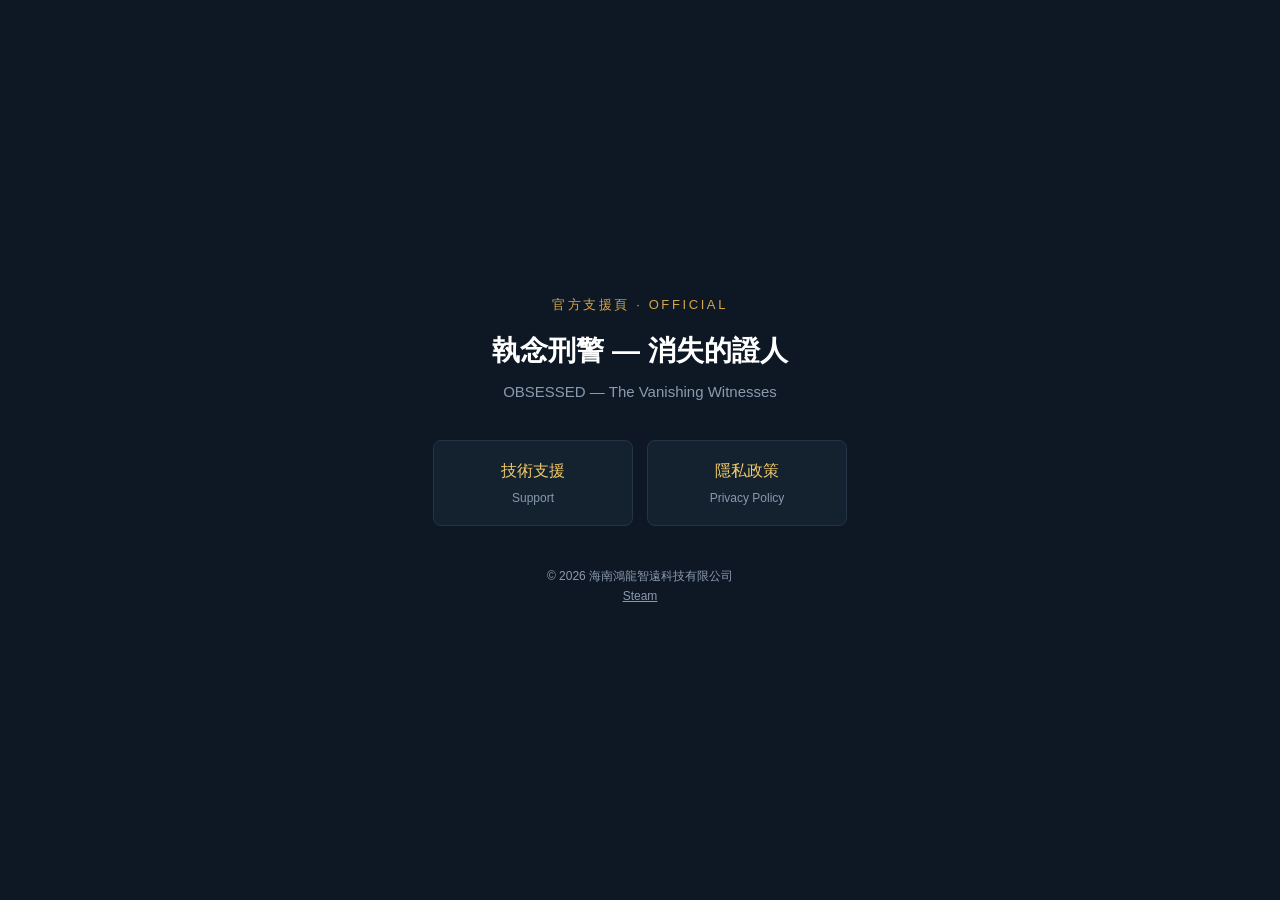
<file: index.html>
<!DOCTYPE html>
<html lang="zh-Hant">
<head>
<meta charset="UTF-8">
<meta name="viewport" content="width=device-width, initial-scale=1.0">
<title>執念刑警 — 消失的證人 / OBSESSED — The Vanishing Witnesses</title>
<style>
  :root{--navy:#0e1824;--line:#243548;--gold:#d4a64a;--gold-bright:#f0c968;--text:#e7ebf0;--dim:#8a9aae}
  *{box-sizing:border-box}
  body{margin:0;min-height:100vh;background:var(--navy);color:var(--text);
    font-family:-apple-system,BlinkMacSystemFont,"PingFang SC","PingFang TC","Microsoft YaHei","Segoe UI",sans-serif;
    display:flex;align-items:center;justify-content:center;line-height:1.7;-webkit-font-smoothing:antialiased}
  .card{max-width:560px;width:100%;padding:48px 28px;text-align:center}
  .kicker{color:var(--gold);letter-spacing:.2em;font-size:13px;text-transform:uppercase}
  h1{font-size:28px;margin:.4em 0 .15em;color:#fff}
  .en{color:var(--dim);font-size:15px;margin-bottom:36px}
  .links{display:flex;gap:14px;justify-content:center;flex-wrap:wrap}
  a.btn{display:block;padding:16px 28px;border:1px solid var(--line);border-radius:8px;
    color:var(--gold-bright);text-decoration:none;min-width:200px;background:#14212f}
  a.btn:hover{border-color:var(--gold)}
  a.btn small{display:block;color:var(--dim);font-size:12px;margin-top:4px}
  footer{margin-top:40px;color:var(--dim);font-size:12px}
  footer a{color:var(--dim)}
</style>
</head>
<body>
  <div class="card">
    <div class="kicker">官方支援頁 · Official</div>
    <h1>執念刑警 — 消失的證人</h1>
    <div class="en">OBSESSED — The Vanishing Witnesses</div>
    <div class="links">
      <a class="btn" href="support.html">技術支援<small>Support</small></a>
      <a class="btn" href="privacy.html">隱私政策<small>Privacy Policy</small></a>
    </div>
    <footer>
      © 2026 海南鴻龍智遠科技有限公司<br>
      <a href="https://store.steampowered.com/app/4573080" target="_blank" rel="noopener">Steam</a>
    </footer>
  </div>
</body>
</html>
</file>
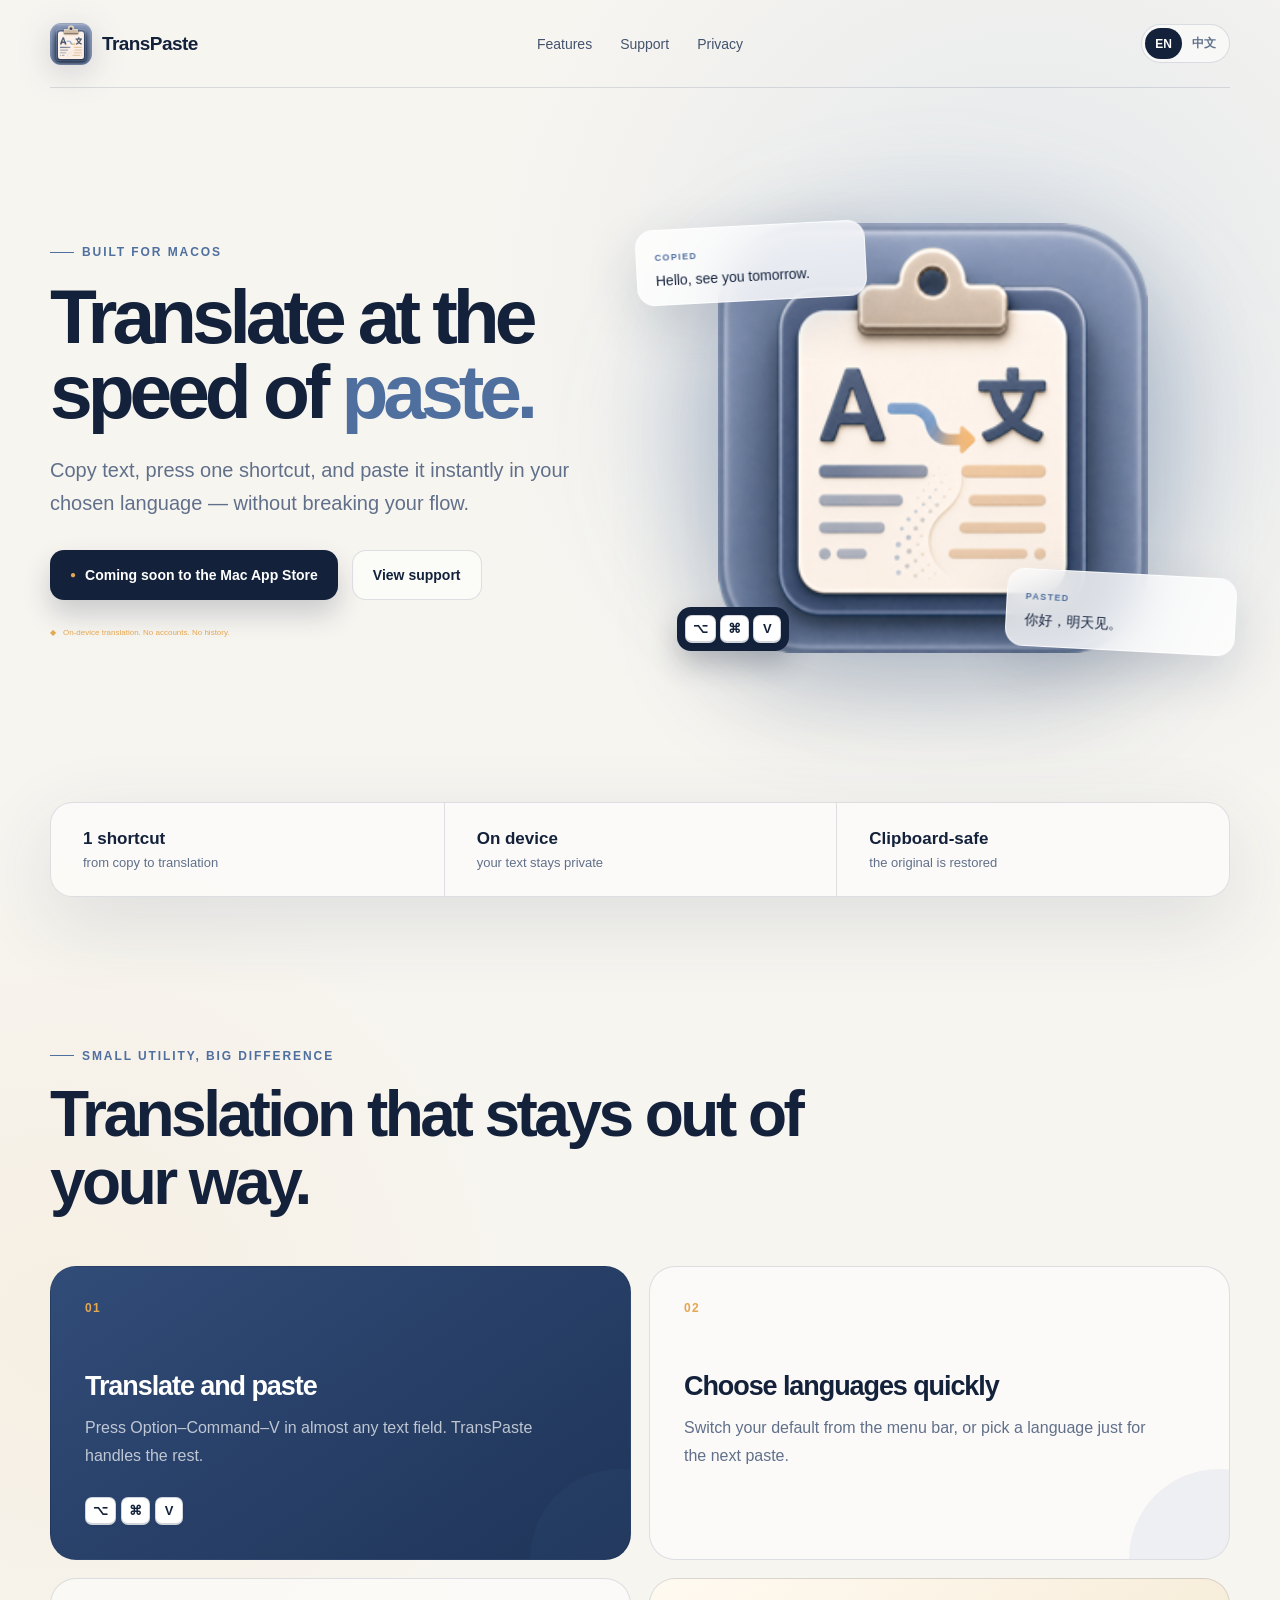
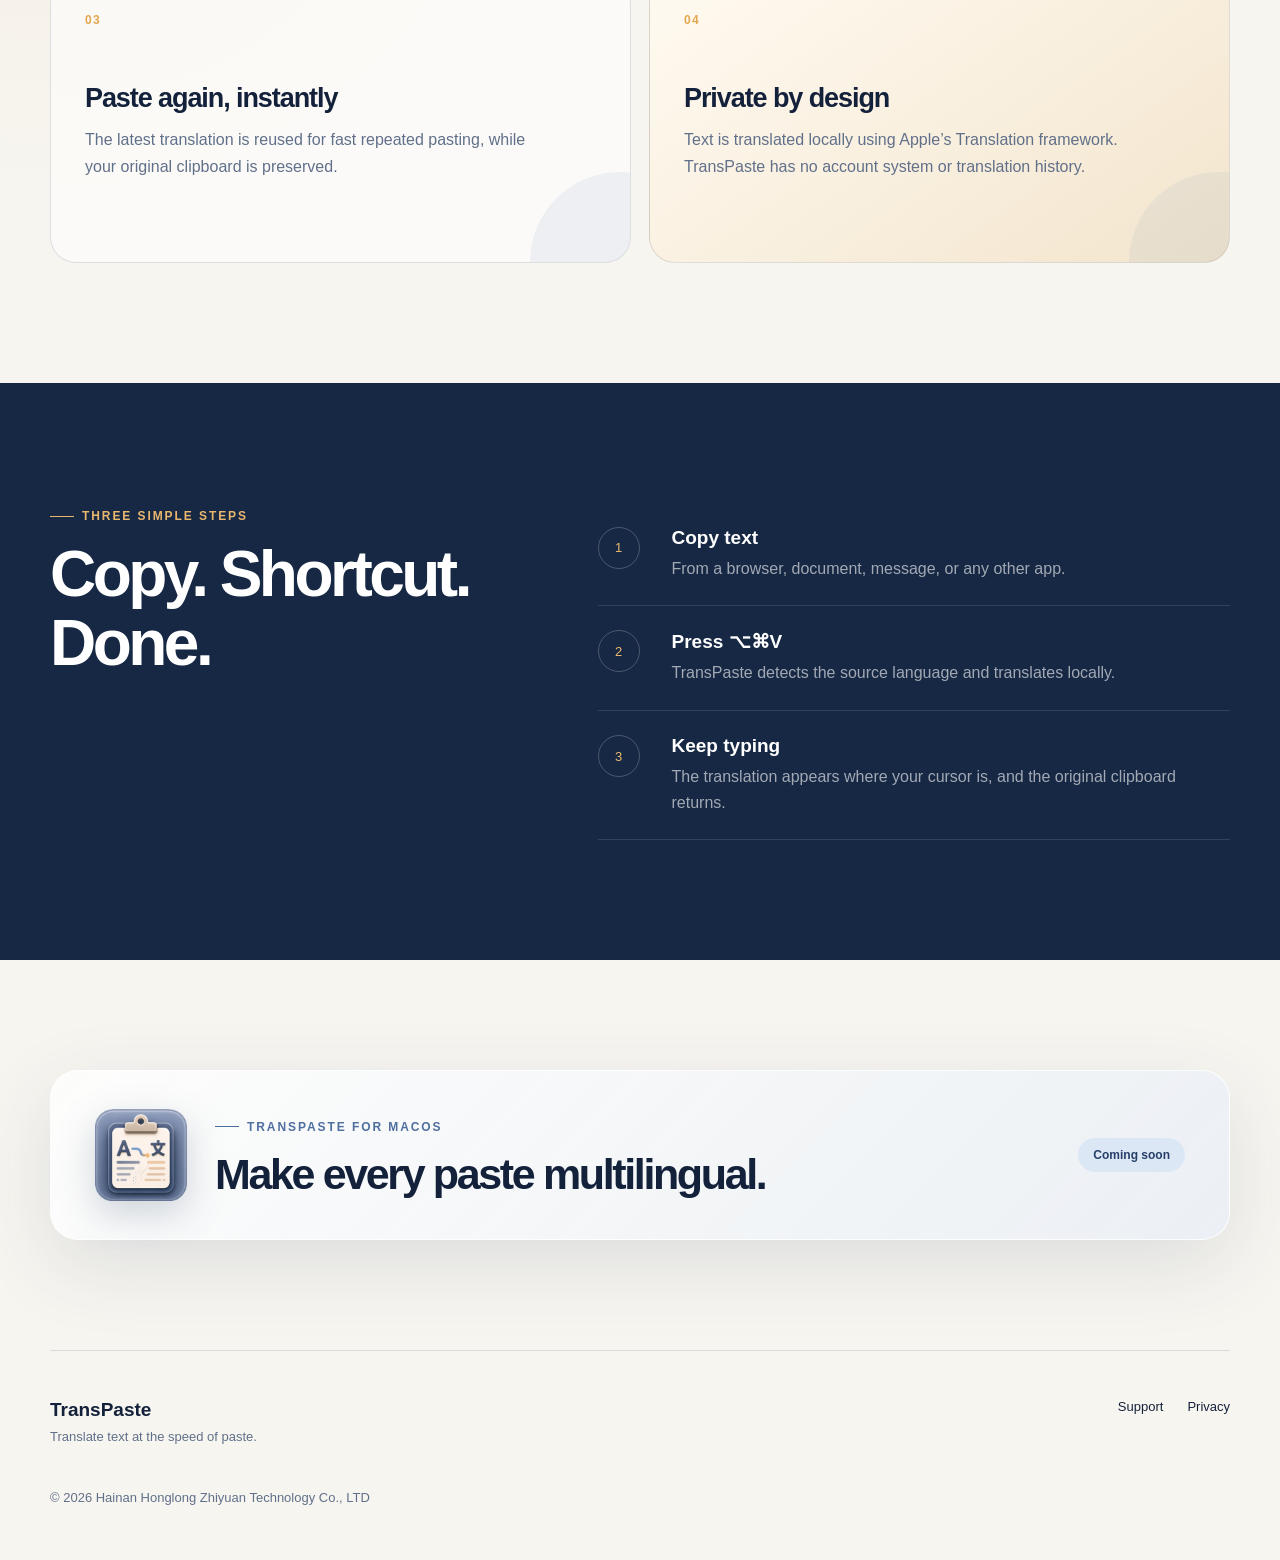
<file: transpaste/index.html>
<!doctype html>
<html lang="en" data-language="en">
<head>
  <meta charset="utf-8">
  <meta name="viewport" content="width=device-width, initial-scale=1">
  <title>TransPaste — Translate Text as You Paste</title>
  <meta name="description" content="A lightweight macOS menu bar utility that translates copied text and pastes it in your chosen language.">
  <meta name="theme-color" content="#f7f5f0">
  <link rel="canonical" href="https://ansonjiang76.github.io/zhinian-support/transpaste/">
  <link rel="icon" href="./icon.svg" type="image/svg+xml">
  <link rel="stylesheet" href="./styles.css">
</head>
<body>
  <main>
    <div class="page-shell">
      <header class="site-header">
        <a class="brand" href="./" aria-label="TransPaste home"><img src="./icon.svg" alt=""><span>TransPaste</span></a>
        <nav aria-label="Primary navigation">
          <a href="#features"><span data-copy="en">Features</span><span data-copy="zh" hidden>功能</span></a>
          <a href="./support/"><span data-copy="en">Support</span><span data-copy="zh" hidden>支持</span></a>
          <a href="./support/#privacy"><span data-copy="en">Privacy</span><span data-copy="zh" hidden>隐私</span></a>
        </nav>
        <div class="language-switch" aria-label="Language selection">
          <button type="button" data-language-button="en" aria-pressed="true">EN</button>
          <button type="button" data-language-button="zh" aria-pressed="false">中文</button>
        </div>
      </header>

      <section class="hero">
        <div class="hero-copy">
          <span class="eyebrow" data-copy="en">Built for macOS</span><span class="eyebrow" data-copy="zh" hidden>专为 macOS 打造</span>
          <h1 data-copy="en">Translate at the speed of <em>paste.</em></h1>
          <h1 data-copy="zh" hidden>让翻译像<em>粘贴</em>一样自然。</h1>
          <p class="hero-lede" data-copy="en">Copy text, press one shortcut, and paste it instantly in your chosen language — without breaking your flow.</p>
          <p class="hero-lede" data-copy="zh" hidden>复制文字，按下一个快捷键，即可将目标语言译文直接粘贴到当前输入框，不打断工作节奏。</p>
          <div class="hero-actions">
            <span class="primary-cta"><span class="apple-mark">●</span><span data-copy="en">Coming soon to the Mac App Store</span><span data-copy="zh" hidden>即将登陆 Mac App Store</span></span>
            <a class="secondary-cta" href="./support/"><span data-copy="en">View support</span><span data-copy="zh" hidden>查看使用帮助</span></a>
          </div>
          <p class="privacy-note"><span aria-hidden="true">◆</span><span data-copy="en">On-device translation. No accounts. No history.</span><span data-copy="zh" hidden>本地翻译，无需账号，不保存历史。</span></p>
        </div>

        <div class="hero-visual" aria-label="TransPaste workflow">
          <div class="icon-aura"></div>
          <img class="hero-icon" src="./icon.svg" alt="TransPaste app icon" width="430" height="430">
          <div class="workflow-card source-card"><span data-copy="en">COPIED</span><span data-copy="zh" hidden>已复制</span><p>Hello, see you tomorrow.</p></div>
          <div class="shortcut-chip"><kbd>⌥</kbd><kbd>⌘</kbd><kbd>V</kbd></div>
          <div class="workflow-card result-card"><span data-copy="en">PASTED</span><span data-copy="zh" hidden>已粘贴</span><p>你好，明天见。</p></div>
        </div>
      </section>

      <section class="trust-strip" aria-label="Product benefits">
        <div><strong data-copy="en">1 shortcut</strong><strong data-copy="zh" hidden>一个快捷键</strong><span data-copy="en">from copy to translation</span><span data-copy="zh" hidden>从复制到译文</span></div>
        <div><strong data-copy="en">On device</strong><strong data-copy="zh" hidden>本地处理</strong><span data-copy="en">your text stays private</span><span data-copy="zh" hidden>文字内容更私密</span></div>
        <div><strong data-copy="en">Clipboard-safe</strong><strong data-copy="zh" hidden>保护剪贴板</strong><span data-copy="en">the original is restored</span><span data-copy="zh" hidden>粘贴后恢复原文</span></div>
      </section>

      <section id="features" class="section-block">
        <div class="section-heading">
          <span class="eyebrow" data-copy="en">Small utility, big difference</span><span class="eyebrow" data-copy="zh" hidden>小工具，大不同</span>
          <h2 data-copy="en">Translation that stays out of your way.</h2><h2 data-copy="zh" hidden>翻译融入工作流，而不是打断工作流。</h2>
        </div>
        <div class="feature-grid">
          <article class="feature-card feature-primary"><div class="feature-number">01</div><h3 data-copy="en">Translate and paste</h3><h3 data-copy="zh" hidden>翻译并直接粘贴</h3><p data-copy="en">Press Option–Command–V in almost any text field. TransPaste handles the rest.</p><p data-copy="zh" hidden>在常用输入框中按下 Option–Command–V，其余步骤交给 TransPaste。</p><div class="key-row"><kbd>⌥</kbd><kbd>⌘</kbd><kbd>V</kbd></div></article>
          <article class="feature-card"><div class="feature-number">02</div><h3 data-copy="en">Choose languages quickly</h3><h3 data-copy="zh" hidden>快速选择目标语言</h3><p data-copy="en">Switch your default from the menu bar, or pick a language just for the next paste.</p><p data-copy="zh" hidden>通过菜单栏切换默认语言，也可以只为下一次粘贴临时选择语言。</p></article>
          <article class="feature-card"><div class="feature-number">03</div><h3 data-copy="en">Paste again, instantly</h3><h3 data-copy="zh" hidden>重复粘贴，更快一步</h3><p data-copy="en">The latest translation is reused for fast repeated pasting, while your original clipboard is preserved.</p><p data-copy="zh" hidden>自动复用最近译文，连续粘贴无需重新翻译，同时保留原始剪贴板。</p></article>
          <article class="feature-card privacy-card"><div class="feature-number">04</div><h3 data-copy="en">Private by design</h3><h3 data-copy="zh" hidden>隐私从设计开始</h3><p data-copy="en">Text is translated locally using Apple’s Translation framework. TransPaste has no account system or translation history.</p><p data-copy="zh" hidden>文字通过 Apple Translation 框架在本地翻译。TransPaste 没有账号系统，也不保存翻译历史。</p></article>
        </div>
      </section>

      <section class="steps-section">
        <div class="section-heading"><span class="eyebrow" data-copy="en">Three simple steps</span><span class="eyebrow" data-copy="zh" hidden>简单三步</span><h2 data-copy="en">Copy. Shortcut. Done.</h2><h2 data-copy="zh" hidden>复制、按键、完成。</h2></div>
        <ol class="steps-list">
          <li><span>1</span><div><strong data-copy="en">Copy text</strong><strong data-copy="zh" hidden>复制文字</strong><p data-copy="en">From a browser, document, message, or any other app.</p><p data-copy="zh" hidden>来自浏览器、文档、消息或其他应用。</p></div></li>
          <li><span>2</span><div><strong data-copy="en">Press ⌥⌘V</strong><strong data-copy="zh" hidden>按下 ⌥⌘V</strong><p data-copy="en">TransPaste detects the source language and translates locally.</p><p data-copy="zh" hidden>TransPaste 识别原文语言并在本地完成翻译。</p></div></li>
          <li><span>3</span><div><strong data-copy="en">Keep typing</strong><strong data-copy="zh" hidden>继续输入</strong><p data-copy="en">The translation appears where your cursor is, and the original clipboard returns.</p><p data-copy="zh" hidden>译文出现在光标位置，随后恢复原始剪贴板。</p></div></li>
        </ol>
      </section>

      <section class="closing-card"><img src="./icon.svg" alt=""><div><span class="eyebrow">TransPaste for macOS</span><h2 data-copy="en">Make every paste multilingual.</h2><h2 data-copy="zh" hidden>让每一次粘贴都跨越语言。</h2></div><span class="status-pill" data-copy="en">Coming soon</span><span class="status-pill" data-copy="zh" hidden>即将发布</span></section>

      <footer class="site-footer"><div><strong>TransPaste</strong><p data-copy="en">Translate text at the speed of paste.</p><p data-copy="zh" hidden>让翻译像粘贴一样自然。</p></div><div class="footer-links"><a href="./support/"><span data-copy="en">Support</span><span data-copy="zh" hidden>技术支持</span></a><a href="./support/#privacy"><span data-copy="en">Privacy</span><span data-copy="zh" hidden>隐私政策</span></a></div><p class="copyright">© 2026 Hainan Honglong Zhiyuan Technology Co., LTD</p></footer>
    </div>
  </main>
  <script src="./site.js"></script>
</body>
</html>
</file>
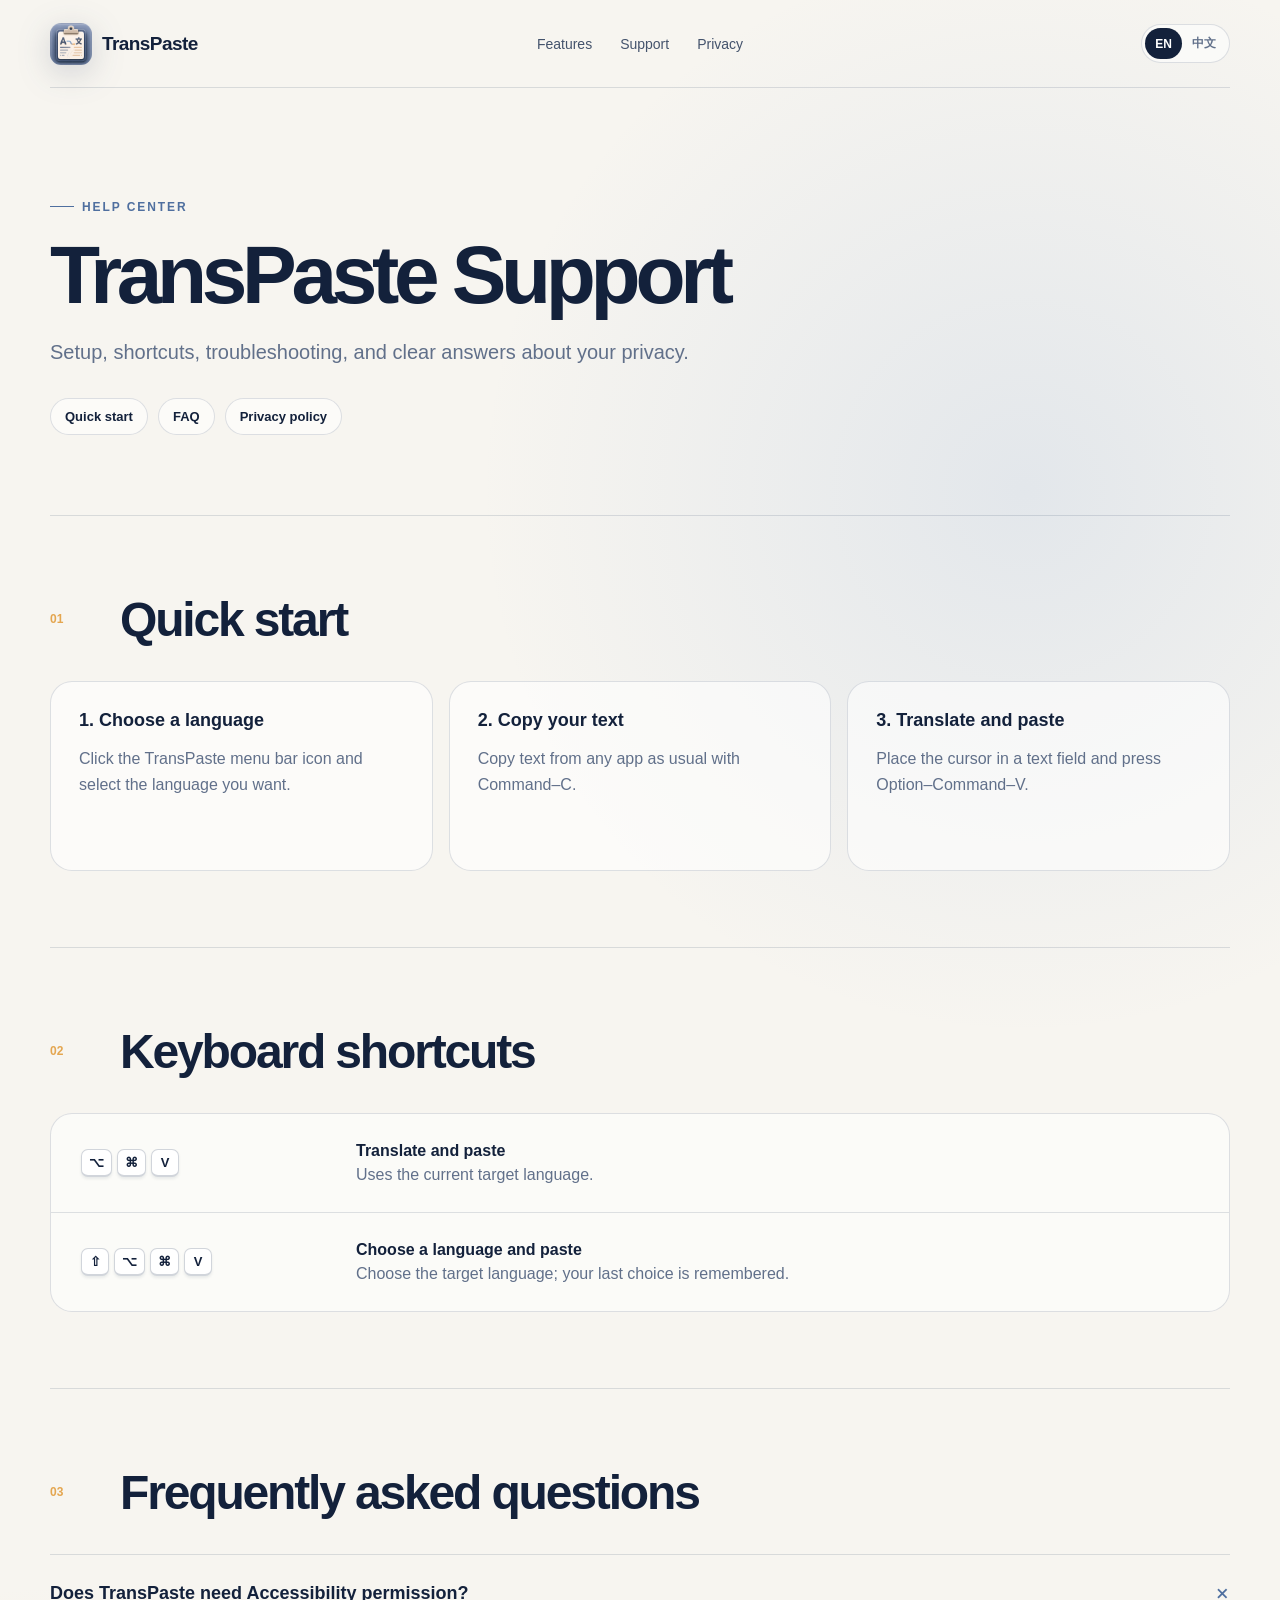
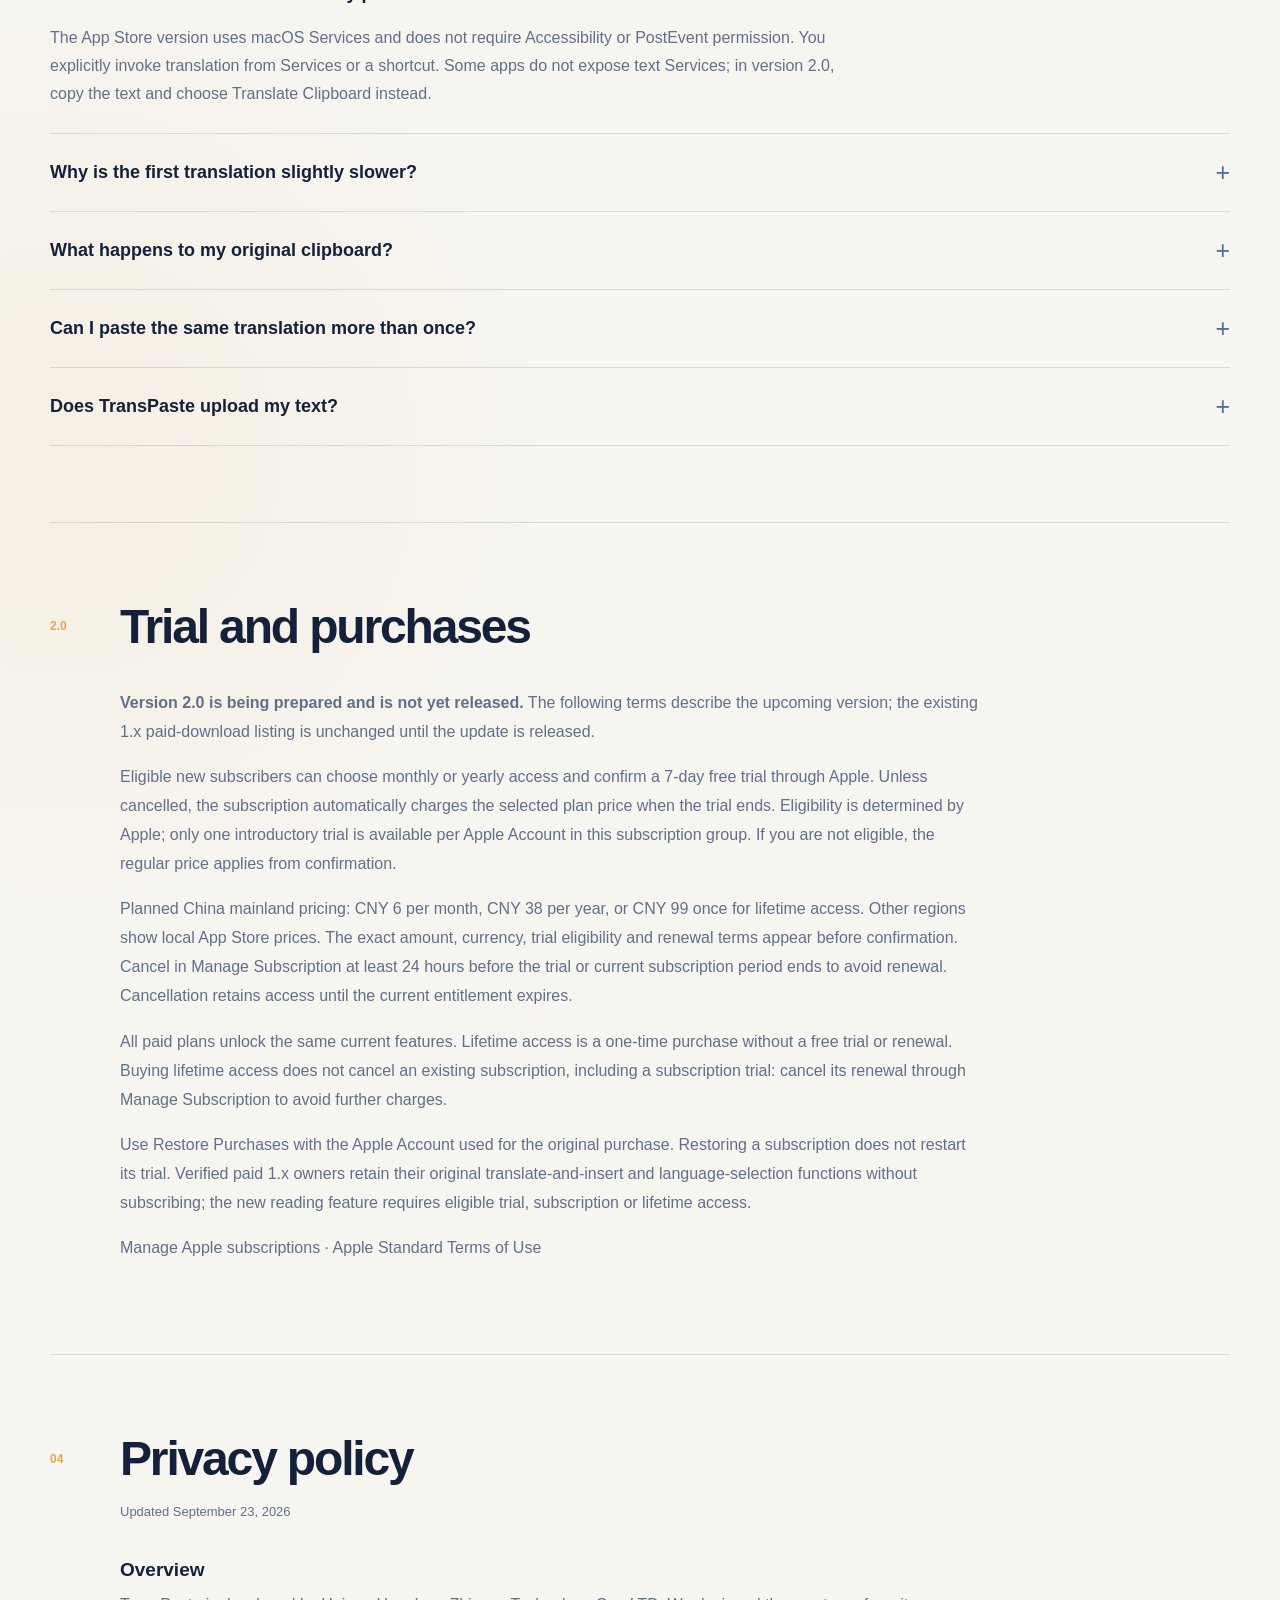
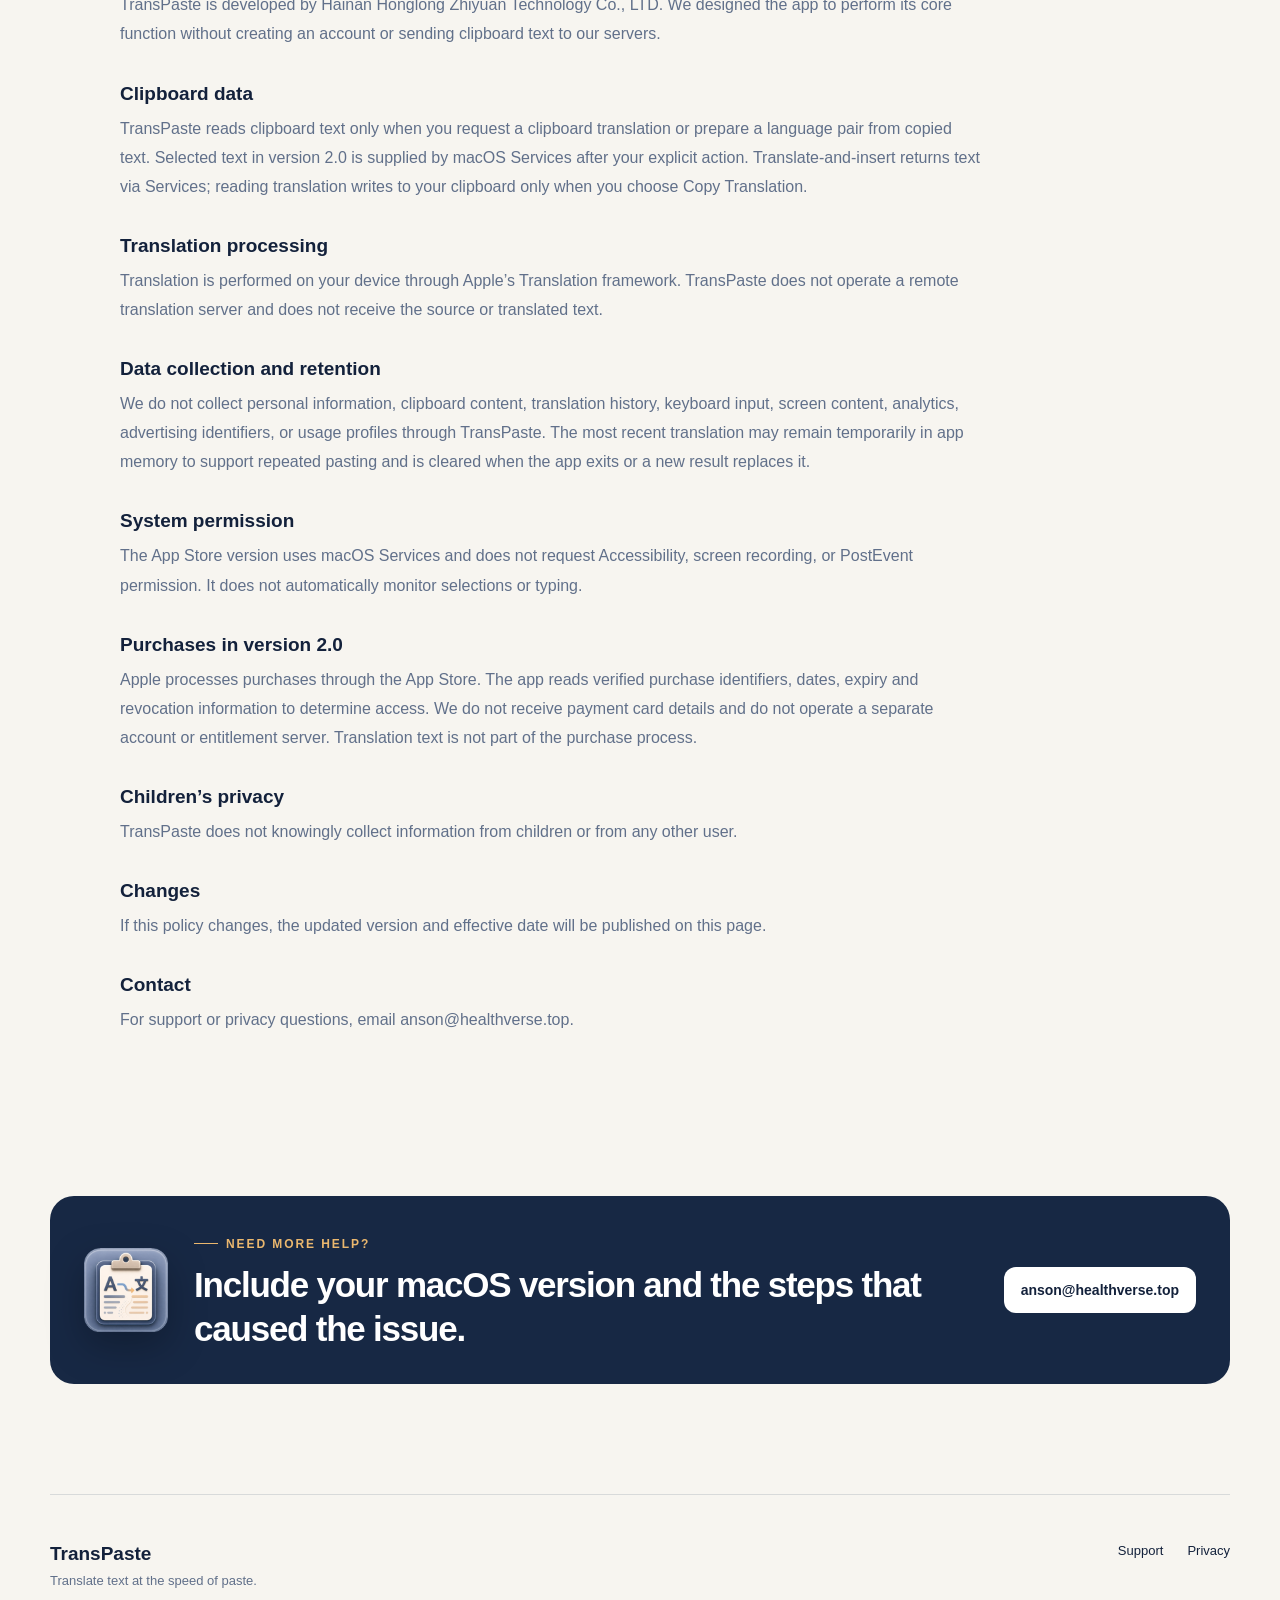
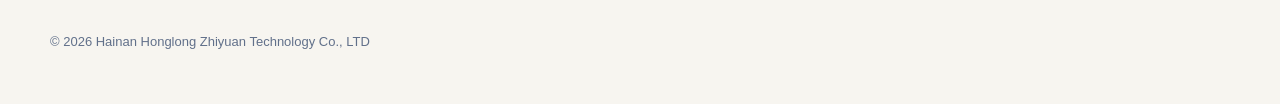
<file: transpaste/support/index.html>
<!doctype html>
<html lang="en" data-language="en">
<head>
  <meta charset="utf-8">
  <meta name="viewport" content="width=device-width, initial-scale=1">
  <title>Support &amp; Privacy — TransPaste</title>
  <meta name="description" content="Setup help, keyboard shortcuts, troubleshooting, and the TransPaste privacy policy.">
  <meta name="theme-color" content="#f7f5f0">
  <link rel="canonical" href="https://ansonjiang76.github.io/zhinian-support/transpaste/support/">
  <link rel="icon" href="../icon.svg" type="image/svg+xml">
  <link rel="stylesheet" href="../styles.css">
</head>
<body>
  <main>
    <div class="page-shell">
      <header class="site-header">
        <a class="brand" href="../" aria-label="TransPaste home"><img src="../icon.svg" alt=""><span>TransPaste</span></a>
        <nav aria-label="Primary navigation"><a href="../#features"><span data-copy="en">Features</span><span data-copy="zh" hidden>功能</span></a><a href="./"><span data-copy="en">Support</span><span data-copy="zh" hidden>支持</span></a><a href="#privacy"><span data-copy="en">Privacy</span><span data-copy="zh" hidden>隐私</span></a></nav>
        <div class="language-switch" aria-label="Language selection"><button type="button" data-language-button="en" aria-pressed="true">EN</button><button type="button" data-language-button="zh" aria-pressed="false">中文</button></div>
      </header>

      <section class="support-hero">
        <span class="eyebrow" data-copy="en">Help center</span><span class="eyebrow" data-copy="zh" hidden>帮助中心</span>
        <h1 data-copy="en">TransPaste Support</h1><h1 data-copy="zh" hidden>TransPaste 技术支持</h1>
        <p data-copy="en">Setup, shortcuts, troubleshooting, and clear answers about your privacy.</p><p data-copy="zh" hidden>查找安装设置、快捷键、故障排查和隐私相关说明。</p>
        <div class="support-jumps"><a href="#quick-start"><span data-copy="en">Quick start</span><span data-copy="zh" hidden>快速开始</span></a><a href="#faq"><span data-copy="en">FAQ</span><span data-copy="zh" hidden>常见问题</span></a><a href="#privacy"><span data-copy="en">Privacy policy</span><span data-copy="zh" hidden>隐私政策</span></a></div>
      </section>

      <section id="quick-start" class="support-section">
        <div class="support-section-title"><span>01</span><h2 data-copy="en">Quick start</h2><h2 data-copy="zh" hidden>快速开始</h2></div>
        <div class="support-grid three">
          <article><strong data-copy="en">1. Choose a language</strong><strong data-copy="zh" hidden>1. 选择目标语言</strong><p data-copy="en">Click the TransPaste menu bar icon and select the language you want.</p><p data-copy="zh" hidden>点击菜单栏中的 TransPaste 图标，选择需要粘贴的目标语言。</p></article>
          <article><strong data-copy="en">2. Copy your text</strong><strong data-copy="zh" hidden>2. 复制原文</strong><p data-copy="en">Copy text from any app as usual with Command–C.</p><p data-copy="zh" hidden>在任意应用中正常使用 Command–C 复制文字。</p></article>
          <article><strong data-copy="en">3. Translate and paste</strong><strong data-copy="zh" hidden>3. 翻译并粘贴</strong><p data-copy="en">Place the cursor in a text field and press Option–Command–V.</p><p data-copy="zh" hidden>把光标放入输入框，然后按 Option–Command–V。</p></article>
        </div>
      </section>

      <section class="support-section">
        <div class="support-section-title"><span>02</span><h2 data-copy="en">Keyboard shortcuts</h2><h2 data-copy="zh" hidden>快捷键</h2></div>
        <div class="shortcut-table">
          <div><span><kbd>⌥</kbd><kbd>⌘</kbd><kbd>V</kbd></span><div><strong data-copy="en">Translate and paste</strong><strong data-copy="zh" hidden>翻译并粘贴</strong><p data-copy="en">Uses the current target language.</p><p data-copy="zh" hidden>使用当前设置的目标语言。</p></div></div>
          <div><span><kbd>⇧</kbd><kbd>⌥</kbd><kbd>⌘</kbd><kbd>V</kbd></span><div><strong data-copy="en">Choose a language and paste</strong><strong data-copy="zh" hidden>选择语言并粘贴</strong><p data-copy="en">Choose the target language; your last choice is remembered.</p><p data-copy="zh" hidden>选择目标语言，应用会记住上次选择。</p></div></div>
        </div>
      </section>

      <section id="faq" class="support-section">
        <div class="support-section-title"><span>03</span><h2 data-copy="en">Frequently asked questions</h2><h2 data-copy="zh" hidden>常见问题</h2></div>
        <div class="faq-list" data-copy="en">
          <details open><summary>Does TransPaste need Accessibility permission?<span>+</span></summary><p>The App Store version uses macOS Services and does not require Accessibility or PostEvent permission. You explicitly invoke translation from Services or a shortcut. Some apps do not expose text Services; in version 2.0, copy the text and choose Translate Clipboard instead.</p></details>
          <details><summary>Why is the first translation slightly slower?<span>+</span></summary><p>The first request loads the on-device language model. TransPaste warms up your current language pair in the background after launch to reduce the delay.</p></details>
          <details><summary>What happens to my original clipboard?<span>+</span></summary><p>Translate-and-insert returns its result through the macOS Services pasteboard and preserves your original clipboard. Reading translation in version 2.0 changes the clipboard only when you click Copy Translation.</p></details>
          <details><summary>Can I paste the same translation more than once?<span>+</span></summary><p>Yes. The latest result is cached in memory for fast repeated pasting. Copying new text or changing the target language naturally replaces it.</p></details>
          <details><summary>Does TransPaste upload my text?<span>+</span></summary><p>No. Translation is performed on your Mac using Apple’s Translation framework. TransPaste does not operate a server for your clipboard content.</p></details>
        </div>
        <div class="faq-list" data-copy="zh" hidden>
          <details open><summary>TransPaste 需要辅助功能权限吗？<span>+</span></summary><p>App Store 版通过 macOS 系统服务工作，无需辅助功能或 PostEvent 权限。翻译由你通过服务或快捷键主动触发。部分应用不提供文字服务；2.0 可先复制文字，再选择“翻译剪贴板”。</p></details>
          <details><summary>为什么第一次翻译稍慢？<span>+</span></summary><p>第一次请求需要加载本地语言模型。应用启动后会在后台预热当前语言组合，以减少首次使用的等待。</p></details>
          <details><summary>原来的剪贴板内容会怎样？<span>+</span></summary><p>“翻译并插入”通过 macOS 服务剪贴板返回译文，保留原始剪贴板。2.0 的阅读翻译仅在你点击“复制译文”时改变剪贴板。</p></details>
          <details><summary>同一段译文可以多次粘贴吗？<span>+</span></summary><p>可以。最近一次译文会保存在内存中供快速重复粘贴；复制新文字或切换目标语言后会自然替换。</p></details>
          <details><summary>TransPaste 会上传我的文字吗？<span>+</span></summary><p>不会。翻译通过 Apple Translation 框架在 Mac 本地处理，TransPaste 不设服务器接收剪贴板内容。</p></details>
        </div>
      </section>


      <section id="purchases" class="support-section">
        <div class="support-section-title"><span>2.0</span><h2 data-copy="en">Trial and purchases</h2><h2 data-copy="zh" hidden>试用与购买</h2></div>
        <div class="policy-copy" data-copy="en">
          <p><strong>Version 2.0 is being prepared and is not yet released.</strong> The following terms describe the upcoming version; the existing 1.x paid-download listing is unchanged until the update is released.</p>
          <p>Eligible new subscribers can choose monthly or yearly access and confirm a 7-day free trial through Apple. Unless cancelled, the subscription automatically charges the selected plan price when the trial ends. Eligibility is determined by Apple; only one introductory trial is available per Apple Account in this subscription group. If you are not eligible, the regular price applies from confirmation.</p>
          <p>Planned China mainland pricing: CNY 6 per month, CNY 38 per year, or CNY 99 once for lifetime access. Other regions show local App Store prices. The exact amount, currency, trial eligibility and renewal terms appear before confirmation. Cancel in Manage Subscription at least 24 hours before the trial or current subscription period ends to avoid renewal. Cancellation retains access until the current entitlement expires.</p>
          <p>All paid plans unlock the same current features. Lifetime access is a one-time purchase without a free trial or renewal. Buying lifetime access does not cancel an existing subscription, including a subscription trial: cancel its renewal through Manage Subscription to avoid further charges.</p>
          <p>Use Restore Purchases with the Apple Account used for the original purchase. Restoring a subscription does not restart its trial. Verified paid 1.x owners retain their original translate-and-insert and language-selection functions without subscribing; the new reading feature requires eligible trial, subscription or lifetime access.</p>
          <p><a href="https://apps.apple.com/account/subscriptions">Manage Apple subscriptions</a> · <a href="https://www.apple.com/legal/internet-services/itunes/dev/stdeula/">Apple Standard Terms of Use</a></p>
        </div>
        <div class="policy-copy" data-copy="zh" hidden>
          <p><strong>2.0 正在准备，尚未上线。</strong>以下说明适用于即将发布的版本；发布前，现有 1.x 付费下载机制保持不变。</p>
          <p>符合资格的新订阅用户可选择月度或年度方案，并通过 Apple 确认 7 天免费试用。若未取消，试用结束后将自动按所选方案扣款续费。试用资格由 Apple 判断，同一 Apple 账户在本订阅组仅可享受一次新用户试用；不符合资格时，从确认购买起按正常价格收费。</p>
          <p>中国大陆计划价格：¥6/月、¥38/年、¥99 终身买断。其他地区使用当地 App Store 价格，确认前显示准确金额、币种、试用资格及续费条件。请至少在试用或当前订阅周期结束前 24 小时，通过“管理订阅”取消续费；取消后仍可用至当前权益到期。</p>
          <p>三种付费方案包含相同现有功能。终身买断为一次性购买，不含免费试用、无需续费，但不会自动取消已有订阅（含订阅试用）；请在“管理订阅”中取消原续费，避免后续扣款。</p>
          <p>请使用原购买 Apple 账户“恢复购买”。恢复订阅不会重新开始试用。经验证的 1.x 付费用户无需订阅即可继续使用原有翻译插入和语言选择功能；新增阅读翻译需符合资格的试用、订阅或终身买断权益。</p>
          <p><a href="https://apps.apple.com/account/subscriptions">管理 Apple 订阅</a> · <a href="https://www.apple.com/legal/internet-services/itunes/dev/stdeula/">Apple 标准使用条款</a></p>
        </div>
      </section>

      <section id="privacy" class="support-section privacy-policy">
        <div class="support-section-title"><span>04</span><h2 data-copy="en">Privacy policy</h2><h2 data-copy="zh" hidden>隐私政策</h2></div>
        <p class="policy-meta" data-copy="en">Updated September 23, 2026</p><p class="policy-meta" data-copy="zh" hidden>更新日期：2026 年 9 月 23 日</p>
        <div class="policy-copy" data-copy="en">
          <h3>Overview</h3><p>TransPaste is developed by Hainan Honglong Zhiyuan Technology Co., LTD. We designed the app to perform its core function without creating an account or sending clipboard text to our servers.</p>
          <h3>Clipboard data</h3><p>TransPaste reads clipboard text only when you request a clipboard translation or prepare a language pair from copied text. Selected text in version 2.0 is supplied by macOS Services after your explicit action. Translate-and-insert returns text via Services; reading translation writes to your clipboard only when you choose Copy Translation.</p>
          <h3>Translation processing</h3><p>Translation is performed on your device through Apple’s Translation framework. TransPaste does not operate a remote translation server and does not receive the source or translated text.</p>
          <h3>Data collection and retention</h3><p>We do not collect personal information, clipboard content, translation history, keyboard input, screen content, analytics, advertising identifiers, or usage profiles through TransPaste. The most recent translation may remain temporarily in app memory to support repeated pasting and is cleared when the app exits or a new result replaces it.</p>
          <h3>System permission</h3><p>The App Store version uses macOS Services and does not request Accessibility, screen recording, or PostEvent permission. It does not automatically monitor selections or typing.</p>
          <h3>Purchases in version 2.0</h3><p>Apple processes purchases through the App Store. The app reads verified purchase identifiers, dates, expiry and revocation information to determine access. We do not receive payment card details and do not operate a separate account or entitlement server. Translation text is not part of the purchase process.</p><h3>Children’s privacy</h3><p>TransPaste does not knowingly collect information from children or from any other user.</p>
          <h3>Changes</h3><p>If this policy changes, the updated version and effective date will be published on this page.</p>
          <h3>Contact</h3><p>For support or privacy questions, email <a href="mailto:anson@healthverse.top">anson@healthverse.top</a>.</p>
        </div>
        <div class="policy-copy" data-copy="zh" hidden>
          <h3>概述</h3><p>TransPaste 由 Hainan Honglong Zhiyuan Technology Co., LTD 开发。应用无需创建账号，也不会将剪贴板文字发送至我们的服务器。</p>
          <h3>剪贴板数据</h3><p>TransPaste 只在你主动翻译剪贴板或根据已复制文字准备语言时读取剪贴板。2.0 的所选文字在你主动触发后由 macOS 服务传入。翻译插入通过系统服务返回文字；阅读翻译仅在你选择“复制译文”时写入剪贴板。</p>
          <h3>翻译处理</h3><p>翻译通过 Apple Translation 框架在设备本地完成。TransPaste 不运营远程翻译服务器，也不会接收原文或译文。</p>
          <h3>数据收集与保留</h3><p>我们不会通过 TransPaste 收集个人信息、剪贴板内容、翻译历史、键盘输入、屏幕内容、分析数据、广告标识符或使用画像。为支持重复粘贴，最近一次译文可能短暂保留在应用内存中，并会在应用退出或被新结果替换时清除。</p>
          <h3>系统权限</h3><p>App Store 版使用 macOS 系统服务，不申请辅助功能、屏幕录制或 PostEvent 权限，不自动监听选区或键盘输入。</p>
          <h3>2.0 的购买信息</h3><p>购买由 Apple App Store 处理。应用读取经过验证的商品标识、购买日期、到期与撤销状态，用于判断使用权益。我们不会收到支付卡信息，不运营独立的账户或权益服务器；翻译文字不会作为购买信息发送。</p><h3>儿童隐私</h3><p>TransPaste 不会有意收集儿童或任何其他用户的信息。</p>
          <h3>政策变更</h3><p>如本政策发生变化，我们将在本页面发布更新后的内容与生效日期。</p>
          <h3>联系我们</h3><p>如有技术支持或隐私问题，请发送邮件至 <a href="mailto:anson@healthverse.top">anson@healthverse.top</a>。</p>
        </div>
      </section>

      <section class="support-contact"><img src="../icon.svg" alt=""><div><span class="eyebrow" data-copy="en">Need more help?</span><span class="eyebrow" data-copy="zh" hidden>仍需要帮助？</span><h2 data-copy="en">Include your macOS version and the steps that caused the issue.</h2><h2 data-copy="zh" hidden>请同时提供 macOS 版本与问题复现步骤。</h2></div><a class="email-button" href="mailto:anson@healthverse.top">anson@healthverse.top</a></section>

      <footer class="site-footer"><div><strong>TransPaste</strong><p data-copy="en">Translate text at the speed of paste.</p><p data-copy="zh" hidden>让翻译像粘贴一样自然。</p></div><div class="footer-links"><a href="./"><span data-copy="en">Support</span><span data-copy="zh" hidden>技术支持</span></a><a href="#privacy"><span data-copy="en">Privacy</span><span data-copy="zh" hidden>隐私政策</span></a></div><p class="copyright">© 2026 Hainan Honglong Zhiyuan Technology Co., LTD</p></footer>
    </div>
  </main>
  <script src="../site.js"></script>
</body>
</html>
</file>
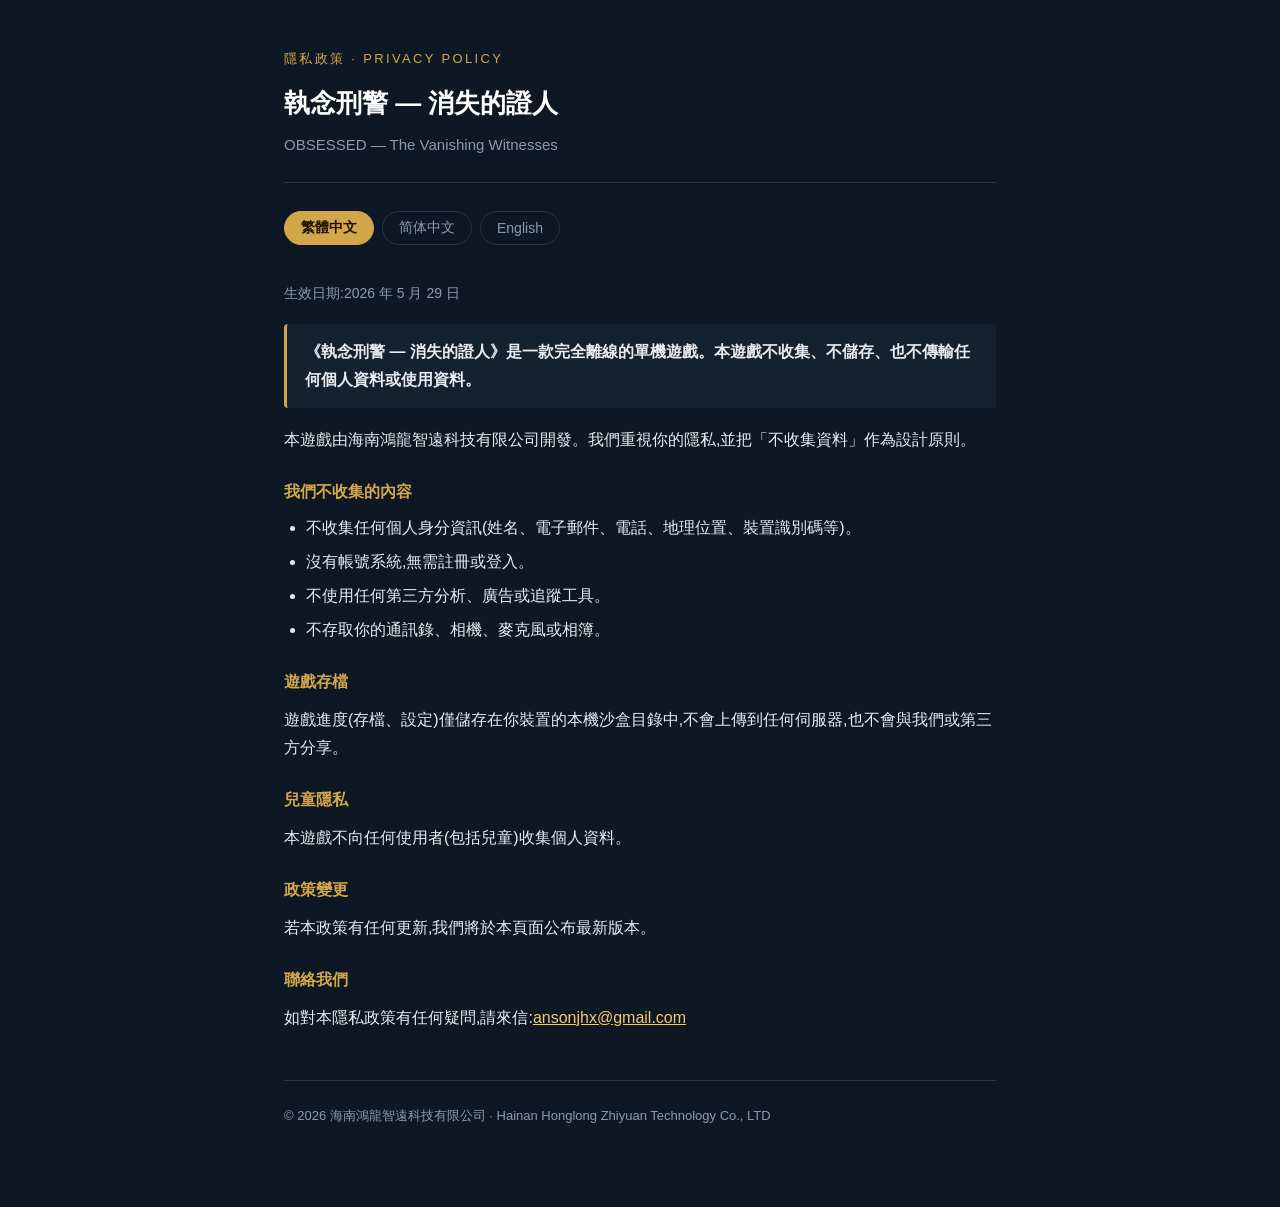
<file: privacy.html>
<!DOCTYPE html>
<html lang="zh-Hant">
<head>
<meta charset="UTF-8">
<meta name="viewport" content="width=device-width, initial-scale=1.0">
<title>隱私政策 · 執念刑警 — 消失的證人 / Privacy Policy</title>
<style>
  :root{
    --navy:#0e1824; --navy2:#14212f; --line:#243548;
    --gold:#d4a64a; --gold-bright:#f0c968;
    --text:#e7ebf0; --dim:#8a9aae;
  }
  *{box-sizing:border-box}
  body{
    margin:0; background:var(--navy); color:var(--text);
    font-family:-apple-system,BlinkMacSystemFont,"PingFang SC","PingFang TC","Microsoft YaHei","Segoe UI",sans-serif;
    line-height:1.75; -webkit-font-smoothing:antialiased;
  }
  .wrap{max-width:760px; margin:0 auto; padding:48px 24px 80px}
  header{border-bottom:1px solid var(--line); padding-bottom:24px; margin-bottom:8px}
  .kicker{color:var(--gold); letter-spacing:.18em; font-size:13px; text-transform:uppercase}
  h1{font-size:26px; margin:.4em 0 .2em; color:#fff}
  .game{color:var(--dim); font-size:15px}
  .langnav{display:flex; gap:8px; margin:28px 0 8px; flex-wrap:wrap}
  .langnav button{
    background:transparent; color:var(--dim); border:1px solid var(--line);
    padding:7px 16px; border-radius:999px; cursor:pointer; font-size:14px;
  }
  .langnav button.active{background:var(--gold); color:#1a1205; border-color:var(--gold); font-weight:600}
  section.lang{padding-top:18px}
  h2{color:var(--gold-bright); font-size:20px; margin:32px 0 6px}
  h3{color:var(--gold); font-size:16px; margin:24px 0 4px}
  p{margin:10px 0}
  ul{margin:8px 0; padding-left:22px}
  li{margin:6px 0}
  .lead{background:var(--navy2); border-left:3px solid var(--gold); padding:14px 18px; border-radius:4px; margin:18px 0}
  .meta{color:var(--dim); font-size:14px}
  a{color:var(--gold-bright)}
  footer{margin-top:48px; padding-top:24px; border-top:1px solid var(--line); color:var(--dim); font-size:13px}
  hr.div{border:none; border-top:1px solid var(--line); margin:40px 0}
</style>
</head>
<body>
<div class="wrap">
  <header>
    <div class="kicker">隱私政策 · Privacy Policy</div>
    <h1>執念刑警 — 消失的證人</h1>
    <div class="game">OBSESSED — The Vanishing Witnesses</div>
  </header>

  <div class="langnav">
    <button data-target="zh-Hant" class="active">繁體中文</button>
    <button data-target="zh-Hans">简体中文</button>
    <button data-target="en">English</button>
  </div>

  <!-- 繁體中文 -->
  <section class="lang" id="zh-Hant" lang="zh-Hant">
    <p class="meta">生效日期:2026 年 5 月 29 日</p>
    <div class="lead"><strong>《執念刑警 — 消失的證人》是一款完全離線的單機遊戲。本遊戲不收集、不儲存、也不傳輸任何個人資料或使用資料。</strong></div>
    <p>本遊戲由海南鴻龍智遠科技有限公司開發。我們重視你的隱私,並把「不收集資料」作為設計原則。</p>
    <h3>我們不收集的內容</h3>
    <ul>
      <li>不收集任何個人身分資訊(姓名、電子郵件、電話、地理位置、裝置識別碼等)。</li>
      <li>沒有帳號系統,無需註冊或登入。</li>
      <li>不使用任何第三方分析、廣告或追蹤工具。</li>
      <li>不存取你的通訊錄、相機、麥克風或相簿。</li>
    </ul>
    <h3>遊戲存檔</h3>
    <p>遊戲進度(存檔、設定)僅儲存在你裝置的本機沙盒目錄中,不會上傳到任何伺服器,也不會與我們或第三方分享。</p>
    <h3>兒童隱私</h3>
    <p>本遊戲不向任何使用者(包括兒童)收集個人資料。</p>
    <h3>政策變更</h3>
    <p>若本政策有任何更新,我們將於本頁面公布最新版本。</p>
    <h3>聯絡我們</h3>
    <p>如對本隱私政策有任何疑問,請來信:<a href="mailto:ansonjhx@gmail.com">ansonjhx@gmail.com</a></p>
  </section>

  <!-- 简体中文 -->
  <section class="lang" id="zh-Hans" lang="zh-Hans" style="display:none">
    <p class="meta">生效日期:2026 年 5 月 29 日</p>
    <div class="lead"><strong>《执念刑警 — 消失的证人》是一款完全离线的单机游戏。本游戏不收集、不存储、也不传输任何个人数据或使用数据。</strong></div>
    <p>本游戏由海南鸿龙智远科技有限公司开发。我们重视你的隐私,并将"不收集数据"作为设计原则。</p>
    <h3>我们不收集的内容</h3>
    <ul>
      <li>不收集任何个人身份信息(姓名、电子邮件、电话、地理位置、设备标识符等)。</li>
      <li>没有账号系统,无需注册或登录。</li>
      <li>不使用任何第三方分析、广告或追踪工具。</li>
      <li>不访问你的通讯录、相机、麦克风或相册。</li>
    </ul>
    <h3>游戏存档</h3>
    <p>游戏进度(存档、设置)仅保存在你设备的本机沙盒目录中,不会上传到任何服务器,也不会与我们或第三方分享。</p>
    <h3>儿童隐私</h3>
    <p>本游戏不向任何用户(包括儿童)收集个人数据。</p>
    <h3>政策变更</h3>
    <p>若本政策有任何更新,我们将在本页面公布最新版本。</p>
    <h3>联系我们</h3>
    <p>如对本隐私政策有任何疑问,请来信:<a href="mailto:ansonjhx@gmail.com">ansonjhx@gmail.com</a></p>
  </section>

  <!-- English -->
  <section class="lang" id="en" lang="en" style="display:none">
    <p class="meta">Effective date: May 29, 2026</p>
    <div class="lead"><strong>OBSESSED — The Vanishing Witnesses is a fully offline, single-player game. It does not collect, store, or transmit any personal or usage data.</strong></div>
    <p>This game is developed by Hainan Honglong Zhiyuan Technology Co., LTD. We value your privacy and treat "collect nothing" as a design principle.</p>
    <h3>What we do not collect</h3>
    <ul>
      <li>No personally identifiable information (name, email, phone, location, device identifiers, etc.).</li>
      <li>No account system; no registration or sign-in required.</li>
      <li>No third-party analytics, advertising, or tracking.</li>
      <li>No access to your contacts, camera, microphone, or photo library.</li>
    </ul>
    <h3>Game saves</h3>
    <p>Your progress (save files and settings) is stored only in the local sandbox directory on your device. It is never uploaded to any server, nor shared with us or any third party.</p>
    <h3>Children's privacy</h3>
    <p>This game does not collect personal data from any user, including children.</p>
    <h3>Changes to this policy</h3>
    <p>If this policy is updated, the latest version will be posted on this page.</p>
    <h3>Contact us</h3>
    <p>For any questions about this privacy policy, email us at <a href="mailto:ansonjhx@gmail.com">ansonjhx@gmail.com</a></p>
  </section>

  <footer>
    © 2026 海南鴻龍智遠科技有限公司 · Hainan Honglong Zhiyuan Technology Co., LTD
  </footer>
</div>

<script>
  (function(){
    var btns = document.querySelectorAll('.langnav button');
    var secs = document.querySelectorAll('section.lang');
    function show(target){
      secs.forEach(function(s){ s.style.display = (s.id === target) ? 'block' : 'none'; });
      btns.forEach(function(b){ b.classList.toggle('active', b.dataset.target === target); });
    }
    btns.forEach(function(b){ b.addEventListener('click', function(){ show(b.dataset.target); }); });
    show('zh-Hant');
  })();
</script>
</body>
</html>
</file>
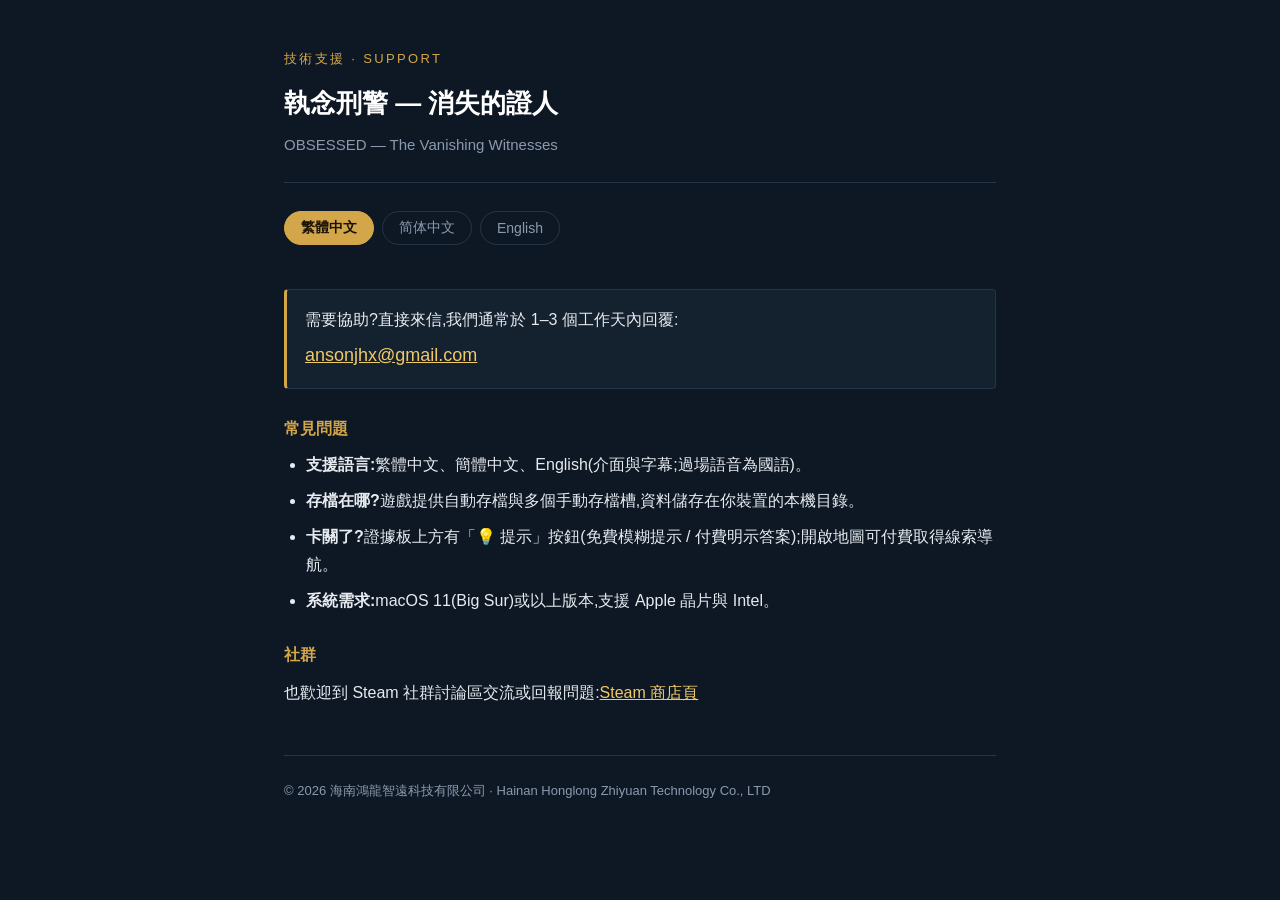
<file: support.html>
<!DOCTYPE html>
<html lang="zh-Hant">
<head>
<meta charset="UTF-8">
<meta name="viewport" content="width=device-width, initial-scale=1.0">
<title>技術支援 · 執念刑警 — 消失的證人 / Support</title>
<style>
  :root{
    --navy:#0e1824; --navy2:#14212f; --line:#243548;
    --gold:#d4a64a; --gold-bright:#f0c968;
    --text:#e7ebf0; --dim:#8a9aae;
  }
  *{box-sizing:border-box}
  body{
    margin:0; background:var(--navy); color:var(--text);
    font-family:-apple-system,BlinkMacSystemFont,"PingFang SC","PingFang TC","Microsoft YaHei","Segoe UI",sans-serif;
    line-height:1.75; -webkit-font-smoothing:antialiased;
  }
  .wrap{max-width:760px; margin:0 auto; padding:48px 24px 80px}
  header{border-bottom:1px solid var(--line); padding-bottom:24px}
  .kicker{color:var(--gold); letter-spacing:.18em; font-size:13px; text-transform:uppercase}
  h1{font-size:26px; margin:.4em 0 .2em; color:#fff}
  .game{color:var(--dim); font-size:15px}
  .langnav{display:flex; gap:8px; margin:28px 0 8px; flex-wrap:wrap}
  .langnav button{
    background:transparent; color:var(--dim); border:1px solid var(--line);
    padding:7px 16px; border-radius:999px; cursor:pointer; font-size:14px;
  }
  .langnav button.active{background:var(--gold); color:#1a1205; border-color:var(--gold); font-weight:600}
  section.lang{padding-top:18px}
  h3{color:var(--gold); font-size:16px; margin:26px 0 4px}
  p{margin:10px 0}
  .contact{background:var(--navy2); border:1px solid var(--line); border-left:3px solid var(--gold); padding:16px 18px; border-radius:4px; margin:18px 0}
  .contact a{font-size:18px}
  ul{margin:8px 0; padding-left:22px}
  li{margin:8px 0}
  a{color:var(--gold-bright)}
  footer{margin-top:48px; padding-top:24px; border-top:1px solid var(--line); color:var(--dim); font-size:13px}
</style>
</head>
<body>
<div class="wrap">
  <header>
    <div class="kicker">技術支援 · Support</div>
    <h1>執念刑警 — 消失的證人</h1>
    <div class="game">OBSESSED — The Vanishing Witnesses</div>
  </header>

  <div class="langnav">
    <button data-target="zh-Hant" class="active">繁體中文</button>
    <button data-target="zh-Hans">简体中文</button>
    <button data-target="en">English</button>
  </div>

  <!-- 繁體中文 -->
  <section class="lang" id="zh-Hant" lang="zh-Hant">
    <div class="contact">
      <p style="margin:0 0 6px">需要協助?直接來信,我們通常於 1–3 個工作天內回覆:</p>
      <a href="mailto:ansonjhx@gmail.com">ansonjhx@gmail.com</a>
    </div>
    <h3>常見問題</h3>
    <ul>
      <li><strong>支援語言:</strong>繁體中文、簡體中文、English(介面與字幕;過場語音為國語)。</li>
      <li><strong>存檔在哪?</strong>遊戲提供自動存檔與多個手動存檔槽,資料儲存在你裝置的本機目錄。</li>
      <li><strong>卡關了?</strong>證據板上方有「💡 提示」按鈕(免費模糊提示 / 付費明示答案);開啟地圖可付費取得線索導航。</li>
      <li><strong>系統需求:</strong>macOS 11(Big Sur)或以上版本,支援 Apple 晶片與 Intel。</li>
    </ul>
    <h3>社群</h3>
    <p>也歡迎到 Steam 社群討論區交流或回報問題:<a href="https://store.steampowered.com/app/4573080" target="_blank" rel="noopener">Steam 商店頁</a></p>
  </section>

  <!-- 简体中文 -->
  <section class="lang" id="zh-Hans" lang="zh-Hans" style="display:none">
    <div class="contact">
      <p style="margin:0 0 6px">需要帮助?直接来信,我们通常在 1–3 个工作日内回复:</p>
      <a href="mailto:ansonjhx@gmail.com">ansonjhx@gmail.com</a>
    </div>
    <h3>常见问题</h3>
    <ul>
      <li><strong>支持语言:</strong>简体中文、繁体中文、English(界面与字幕;过场语音为国语)。</li>
      <li><strong>存档在哪?</strong>游戏提供自动存档与多个手动存档槽,数据保存在你设备的本机目录。</li>
      <li><strong>卡关了?</strong>证据板上方有"💡 提示"按钮(免费模糊提示 / 付费明示答案);打开地图可付费获得线索导航。</li>
      <li><strong>系统需求:</strong>macOS 11(Big Sur)或以上版本,支持 Apple 芯片与 Intel。</li>
    </ul>
    <h3>社区</h3>
    <p>也欢迎到 Steam 社区讨论区交流或反馈问题:<a href="https://store.steampowered.com/app/4573080" target="_blank" rel="noopener">Steam 商店页</a></p>
  </section>

  <!-- English -->
  <section class="lang" id="en" lang="en" style="display:none">
    <div class="contact">
      <p style="margin:0 0 6px">Need help? Email us directly — we usually reply within 1–3 business days:</p>
      <a href="mailto:ansonjhx@gmail.com">ansonjhx@gmail.com</a>
    </div>
    <h3>Frequently asked</h3>
    <ul>
      <li><strong>Languages:</strong> English, Simplified Chinese, Traditional Chinese (interface &amp; subtitles; cutscene voice is in Mandarin).</li>
      <li><strong>Where are my saves?</strong> The game has auto-save plus multiple manual save slots, stored locally on your device.</li>
      <li><strong>Stuck on a case?</strong> The Evidence Board has a "💡 Hint" button (free vague hint / paid explicit answer); the map offers paid clue navigation.</li>
      <li><strong>System requirements:</strong> macOS 11 (Big Sur) or later, on both Apple silicon and Intel.</li>
    </ul>
    <h3>Community</h3>
    <p>You're also welcome to join the Steam community discussions or report issues there: <a href="https://store.steampowered.com/app/4573080" target="_blank" rel="noopener">Steam store page</a></p>
  </section>

  <footer>
    © 2026 海南鴻龍智遠科技有限公司 · Hainan Honglong Zhiyuan Technology Co., LTD
  </footer>
</div>

<script>
  (function(){
    var btns = document.querySelectorAll('.langnav button');
    var secs = document.querySelectorAll('section.lang');
    function show(target){
      secs.forEach(function(s){ s.style.display = (s.id === target) ? 'block' : 'none'; });
      btns.forEach(function(b){ b.classList.toggle('active', b.dataset.target === target); });
    }
    btns.forEach(function(b){ b.addEventListener('click', function(){ show(b.dataset.target); }); });
    show('zh-Hant');
  })();
</script>
</body>
</html>
</file>
<file: transpaste/styles.css>
:root {
  --ink: #13213b;
  --muted: #61708a;
  --paper: #f7f5f0;
  --blue: #4f6f9f;
  --blue-dark: #263f68;
  --cream: #fffaf1;
  --gold: #e4a650;
  --line: rgba(44, 63, 93, 0.15);
  --shadow: 0 24px 80px rgba(32, 54, 87, 0.12);
}

* { box-sizing: border-box; }
html { scroll-behavior: smooth; }
body {
  margin: 0;
  background:
    radial-gradient(circle at 80% 10%, rgba(121, 157, 209, 0.16), transparent 34rem),
    radial-gradient(circle at 5% 42%, rgba(235, 186, 115, 0.11), transparent 30rem),
    var(--paper);
  color: var(--ink);
  font-family: -apple-system, BlinkMacSystemFont, "SF Pro Display", "PingFang SC", "Helvetica Neue", Arial, sans-serif;
  -webkit-font-smoothing: antialiased;
}

[hidden] { display: none !important; }
a { color: inherit; text-decoration: none; }
button { font: inherit; }
h1, h2, h3, p { margin-top: 0; }
.page-shell { width: min(1180px, calc(100% - 40px)); margin: 0 auto; }

.site-header {
  min-height: 88px;
  display: grid;
  grid-template-columns: 1fr auto 1fr;
  align-items: center;
  gap: 28px;
  border-bottom: 1px solid var(--line);
}
.brand { display: inline-flex; width: fit-content; align-items: center; gap: 10px; font-size: 19px; font-weight: 760; letter-spacing: -0.03em; }
.brand img { width: 42px; height: 42px; border-radius: 11px; filter: drop-shadow(0 8px 16px rgba(38, 58, 90, 0.18)); }
.site-header nav { display: flex; gap: 28px; font-size: 14px; color: #44536c; }
.site-header nav a { transition: color 180ms ease; }
.site-header nav a:hover { color: var(--ink); }
.language-switch { justify-self: end; padding: 3px; border: 1px solid var(--line); border-radius: 999px; background: rgba(255,255,255,0.54); display: flex; }
.language-switch button { border: 0; background: transparent; color: var(--muted); padding: 7px 10px; border-radius: 999px; font-size: 12px; font-weight: 700; cursor: pointer; }
.language-switch button.active { background: var(--ink); color: white; }

.hero { min-height: 690px; display: grid; grid-template-columns: 0.95fr 1.05fr; align-items: center; gap: 48px; padding: 70px 0 84px; }
.hero-copy { position: relative; z-index: 2; }
.eyebrow { display: inline-flex; align-items: center; gap: 8px; color: var(--blue); font-size: 12px; font-weight: 800; text-transform: uppercase; letter-spacing: 0.16em; }
.eyebrow::before { content: ""; width: 24px; height: 1px; background: currentColor; }
.hero h1 { max-width: 630px; margin: 20px 0 24px; font-size: clamp(52px, 6vw, 82px); line-height: 0.98; letter-spacing: -0.066em; font-weight: 780; }
.hero h1 em { color: var(--blue); font-style: normal; }
.hero-lede { max-width: 570px; margin-bottom: 30px; color: var(--muted); font-size: 20px; line-height: 1.65; }
.hero-actions { display: flex; align-items: center; flex-wrap: wrap; gap: 14px; }
.primary-cta, .secondary-cta { min-height: 50px; display: inline-flex; align-items: center; justify-content: center; border-radius: 14px; padding: 0 20px; font-size: 14px; font-weight: 700; }
.primary-cta { color: white; background: var(--ink); box-shadow: 0 14px 28px rgba(19,33,59,0.2); }
.apple-mark { margin-right: 9px; color: var(--gold); font-size: 10px; }
.secondary-cta { border: 1px solid var(--line); background: rgba(255,255,255,0.55); }
.privacy-note { margin: 23px 0 0; color: #78869a; font-size: 13px; }
.privacy-note span { color: var(--gold); margin-right: 7px; font-size: 8px; }

.hero-visual { min-height: 560px; position: relative; display: grid; place-items: center; }
.icon-aura { position: absolute; inset: 11% 6%; border-radius: 50%; background: rgba(103, 137, 187, 0.23); filter: blur(55px); }
.hero-icon { position: relative; width: min(430px, 80%); height: auto; filter: drop-shadow(0 38px 50px rgba(31, 52, 84, 0.24)); animation: icon-float 6s ease-in-out infinite; }
.workflow-card { position: absolute; width: 230px; padding: 16px 18px; border: 1px solid rgba(255,255,255,0.76); border-radius: 18px; background: rgba(255,255,255,0.79); backdrop-filter: blur(18px); box-shadow: 0 18px 52px rgba(39,58,89,0.16); }
.workflow-card span { color: var(--blue); font-size: 9px; letter-spacing: 0.15em; font-weight: 850; }
.workflow-card p { margin: 8px 0 0; font-size: 14px; }
.source-card { left: 0; top: 12%; transform: rotate(-3deg); }
.result-card { right: -1%; bottom: 12%; transform: rotate(3deg); }
.shortcut-chip { position: absolute; bottom: 12%; left: 7%; display: flex; gap: 4px; padding: 8px; border-radius: 14px; background: var(--ink); box-shadow: 0 14px 28px rgba(20,32,53,0.24); }
kbd { min-width: 28px; min-height: 28px; display: inline-flex; align-items: center; justify-content: center; padding: 4px 7px; border: 1px solid rgba(47,64,92,0.22); border-bottom-width: 2px; border-radius: 7px; background: #fff; color: var(--ink); font-family: inherit; font-size: 13px; font-weight: 700; box-shadow: 0 2px 3px rgba(19,33,59,0.08); }
@keyframes icon-float { 0%,100% { transform: translateY(0) rotate(-0.5deg); } 50% { transform: translateY(-12px) rotate(0.7deg); } }

.trust-strip { display: grid; grid-template-columns: repeat(3, 1fr); border: 1px solid var(--line); border-radius: 22px; background: rgba(255,255,255,0.5); overflow: hidden; box-shadow: var(--shadow); }
.trust-strip div { padding: 26px 32px; display: flex; flex-direction: column; gap: 6px; }
.trust-strip div + div { border-left: 1px solid var(--line); }
.trust-strip strong { font-size: 17px; }
.trust-strip span { color: var(--muted); font-size: 13px; }

.section-block { padding: 145px 0 120px; }
.section-heading { max-width: 790px; margin-bottom: 50px; }
.section-heading h2, .steps-section h2, .closing-card h2 { margin: 17px 0 0; font-size: clamp(38px, 5vw, 64px); line-height: 1.07; letter-spacing: -0.055em; }
.feature-grid { display: grid; grid-template-columns: repeat(2, 1fr); gap: 18px; }
.feature-card { min-height: 285px; padding: 34px; border: 1px solid var(--line); border-radius: 26px; background: rgba(255,255,255,0.52); position: relative; overflow: hidden; }
.feature-card::after { content: ""; position: absolute; width: 180px; height: 180px; right: -80px; bottom: -90px; border-radius: 50%; background: rgba(85,116,162,0.08); }
.feature-primary { background: linear-gradient(145deg, #314c78, #1f3458); color: white; }
.privacy-card { background: linear-gradient(145deg, #fffaf1, #f3e5cd); }
.feature-number { color: var(--gold); font-size: 12px; font-weight: 850; letter-spacing: 0.12em; }
.feature-card h3 { margin: 56px 0 12px; font-size: 27px; letter-spacing: -0.04em; }
.feature-card p { max-width: 470px; color: var(--muted); line-height: 1.7; }
.feature-primary p { color: rgba(255,255,255,0.7); }
.key-row { margin-top: 28px; display: flex; gap: 5px; }

.steps-section { margin: 0 calc(50% - 50vw); padding: 120px max(20px, calc((100vw - 1180px) / 2)); background: #172844; color: white; display: grid; grid-template-columns: 0.85fr 1.15fr; gap: 80px; }
.steps-section .eyebrow { color: #eab76e; }
.steps-list { list-style: none; margin: 0; padding: 0; }
.steps-list li { display: grid; grid-template-columns: 54px 1fr; gap: 20px; padding: 24px 0; border-bottom: 1px solid rgba(255,255,255,0.12); }
.steps-list li > span { width: 42px; height: 42px; display: grid; place-items: center; border: 1px solid rgba(255,255,255,0.22); border-radius: 50%; color: #eab76e; font-size: 13px; }
.steps-list strong { font-size: 19px; }
.steps-list p { margin: 7px 0 0; color: rgba(255,255,255,0.6); line-height: 1.6; }

.closing-card { margin: 110px 0; padding: 38px 44px; display: grid; grid-template-columns: auto 1fr auto; align-items: center; gap: 28px; border-radius: 28px; background: linear-gradient(135deg, rgba(255,255,255,.78), rgba(231,237,246,.72)); border: 1px solid rgba(255,255,255,0.8); box-shadow: var(--shadow); }
.closing-card img { width: 92px; height: 92px; filter: drop-shadow(0 13px 18px rgba(37,57,88,.2)); }
.closing-card h2 { font-size: clamp(28px, 4vw, 43px); }
.status-pill { padding: 10px 15px; background: #dce7f6; color: var(--blue-dark); border-radius: 999px; font-size: 12px; font-weight: 800; white-space: nowrap; }

.site-footer { min-height: 210px; padding: 48px 0; border-top: 1px solid var(--line); display: grid; grid-template-columns: 1fr auto; gap: 30px; align-items: start; }
.site-footer strong { font-size: 19px; }
.site-footer p { margin: 8px 0 0; color: var(--muted); font-size: 13px; }
.footer-links { display: flex; gap: 24px; font-size: 13px; }
.copyright { grid-column: 1 / -1; }

.support-hero { padding: 105px 0 80px; max-width: 880px; }
.support-hero h1 { margin: 20px 0; font-size: clamp(52px, 7vw, 82px); letter-spacing: -0.065em; line-height: 1; }
.support-hero > p { color: var(--muted); font-size: 20px; line-height: 1.6; }
.support-jumps { display: flex; flex-wrap: wrap; gap: 10px; margin-top: 30px; }
.support-jumps a { padding: 10px 14px; border: 1px solid var(--line); background: rgba(255,255,255,.56); border-radius: 999px; font-size: 13px; font-weight: 700; }
.support-section { padding: 76px 0; border-top: 1px solid var(--line); scroll-margin-top: 30px; }
.support-section-title { display: grid; grid-template-columns: 54px 1fr; align-items: center; gap: 16px; margin-bottom: 34px; }
.support-section-title > span { color: var(--gold); font-size: 12px; font-weight: 850; }
.support-section-title h2 { margin: 0; font-size: clamp(32px, 4vw, 48px); letter-spacing: -0.045em; }
.support-grid { display: grid; gap: 16px; }
.support-grid.three { grid-template-columns: repeat(3, 1fr); }
.support-grid article { min-height: 190px; padding: 28px; border-radius: 22px; background: rgba(255,255,255,.58); border: 1px solid var(--line); }
.support-grid strong { font-size: 18px; }
.support-grid p { margin: 15px 0 0; color: var(--muted); line-height: 1.65; }
.shortcut-table { border: 1px solid var(--line); border-radius: 22px; overflow: hidden; background: rgba(255,255,255,.55); }
.shortcut-table > div { display: grid; grid-template-columns: 250px 1fr; gap: 25px; align-items: center; padding: 28px 30px; }
.shortcut-table > div + div { border-top: 1px solid var(--line); }
.shortcut-table > div > span { display: flex; gap: 5px; }
.shortcut-table p { margin: 6px 0 0; color: var(--muted); }
.faq-list { border-top: 1px solid var(--line); }
.faq-list details { border-bottom: 1px solid var(--line); }
.faq-list summary { cursor: pointer; list-style: none; display: flex; align-items: center; justify-content: space-between; gap: 20px; padding: 24px 0; font-size: 18px; font-weight: 700; }
.faq-list summary::-webkit-details-marker { display: none; }
.faq-list summary span { color: var(--blue); font-size: 25px; font-weight: 400; transition: transform 180ms ease; }
.faq-list details[open] summary span { transform: rotate(45deg); }
.faq-list details p { max-width: 820px; margin: -8px 0 25px; color: var(--muted); line-height: 1.75; }
.privacy-policy { scroll-margin-top: 20px; }
.policy-meta { margin: -16px 0 40px 70px; color: var(--muted); font-size: 13px; }
.policy-copy { max-width: 860px; margin-left: 70px; }
.policy-copy h3 { margin: 34px 0 9px; font-size: 19px; }
.policy-copy p { color: var(--muted); line-height: 1.82; }
.support-contact { margin: 70px 0 110px; padding: 34px; display: grid; grid-template-columns: auto 1fr auto; gap: 26px; align-items: center; border-radius: 24px; background: #172844; color: white; }
.support-contact img { width: 84px; height: 84px; filter: drop-shadow(0 14px 18px rgba(0,0,0,.25)); }
.support-contact .eyebrow { color: #eab76e; }
.support-contact h2 { margin: 12px 0 0; max-width: 800px; font-size: clamp(23px, 3vw, 35px); line-height: 1.25; letter-spacing: -0.035em; }
.email-button { display: inline-flex; align-items: center; justify-content: center; min-height: 46px; padding: 0 17px; border-radius: 12px; background: #fff; color: var(--ink); font-size: 14px; font-weight: 750; white-space: nowrap; }

@media (max-width: 900px) {
  .site-header { grid-template-columns: 1fr auto; }
  .site-header nav { display: none; }
  .hero { grid-template-columns: 1fr; padding-top: 70px; }
  .hero-visual { min-height: 500px; }
  .trust-strip { grid-template-columns: 1fr; }
  .trust-strip div + div { border-left: 0; border-top: 1px solid var(--line); }
  .steps-section { grid-template-columns: 1fr; gap: 50px; }
  .support-grid.three { grid-template-columns: 1fr; }
  .support-contact { grid-template-columns: auto 1fr; }
  .support-contact .email-button { grid-column: 1 / -1; width: fit-content; }
}

@media (max-width: 620px) {
  .page-shell { width: min(100% - 26px, 1180px); }
  .site-header { min-height: 74px; gap: 12px; }
  .brand img { width: 36px; height: 36px; }
  .brand span { font-size: 17px; }
  .language-switch button { padding: 6px 8px; }
  .hero { padding: 58px 0 70px; gap: 20px; }
  .hero h1 { font-size: 50px; }
  .hero-lede { font-size: 17px; }
  .primary-cta, .secondary-cta { width: 100%; }
  .hero-visual { min-height: 430px; }
  .hero-icon { width: 86%; }
  .workflow-card { width: 190px; padding: 12px 14px; }
  .source-card { top: 8%; }
  .result-card { right: 0; bottom: 5%; }
  .shortcut-chip { bottom: 6%; left: 0; }
  .feature-grid { grid-template-columns: 1fr; }
  .feature-card { min-height: 250px; padding: 27px; }
  .section-block { padding: 100px 0 88px; }
  .section-heading h2, .steps-section h2 { font-size: 40px; }
  .closing-card { grid-template-columns: auto 1fr; padding: 28px 24px; }
  .closing-card img { width: 70px; height: 70px; }
  .closing-card .status-pill { grid-column: 1 / -1; width: fit-content; }
  .site-footer { grid-template-columns: 1fr; }
  .copyright { grid-column: 1; }
  .support-hero { padding-top: 75px; }
  .support-hero h1 { font-size: 50px; }
  .shortcut-table > div { grid-template-columns: 1fr; gap: 18px; padding: 24px 20px; }
  .support-section-title { grid-template-columns: 38px 1fr; }
  .policy-meta, .policy-copy { margin-left: 0; }
  .support-contact { grid-template-columns: 1fr; }
  .support-contact .email-button { grid-column: 1; }
}

@media (prefers-reduced-motion: reduce) {
  html { scroll-behavior: auto; }
  .hero-icon { animation: none; }
}
</file>
